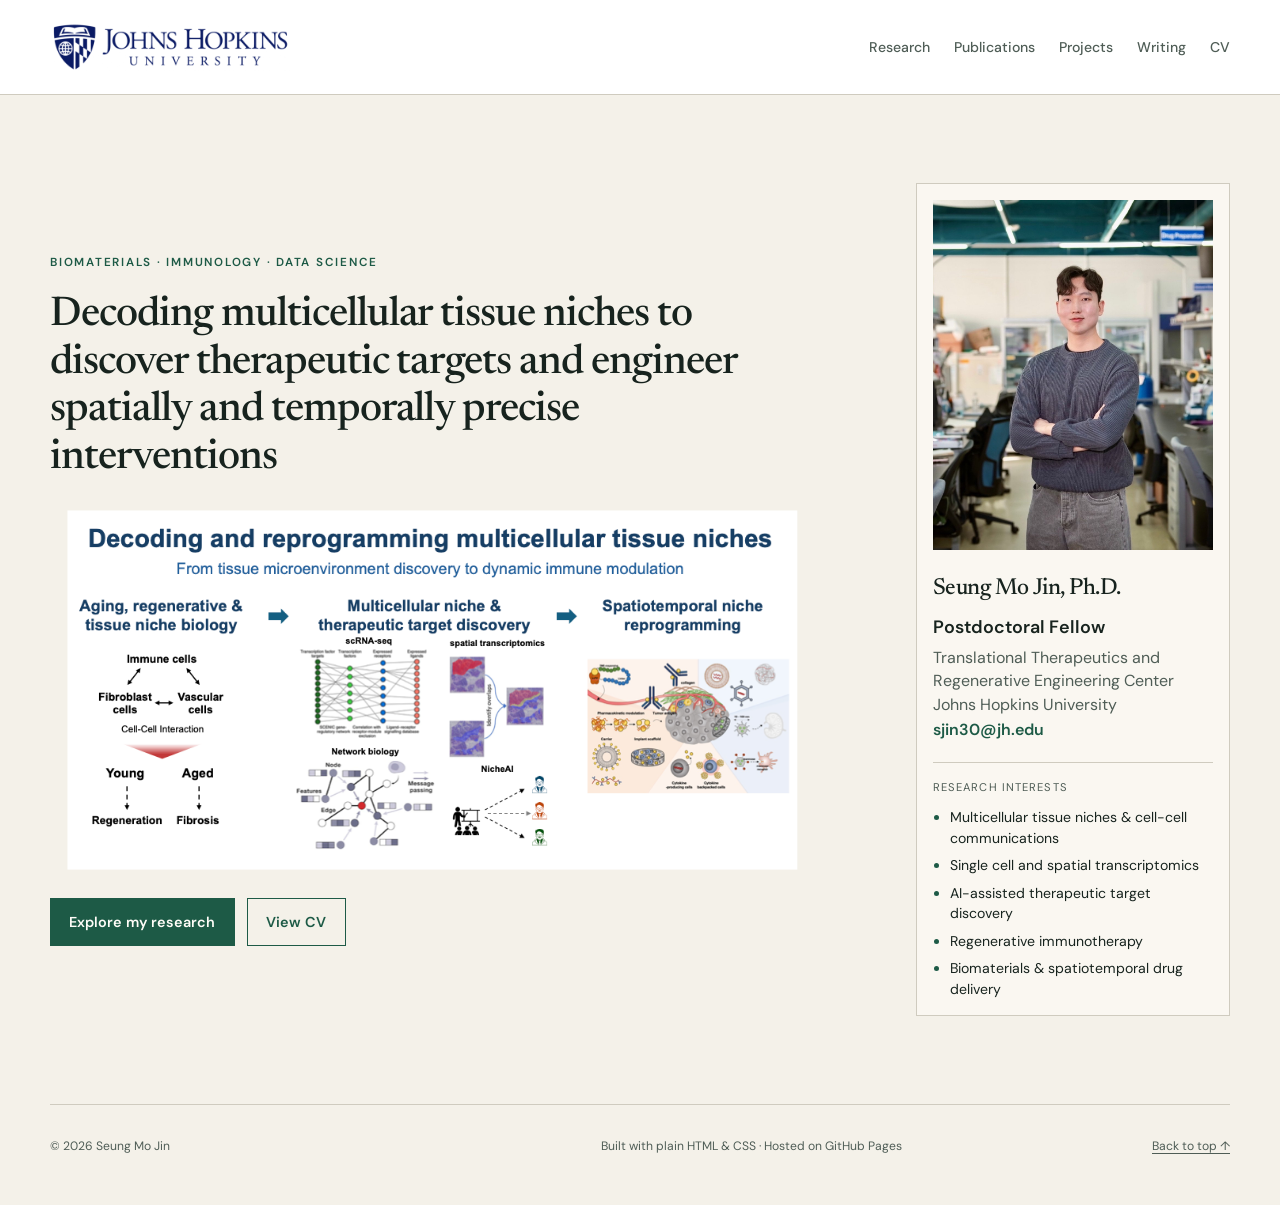
<file: index.html>
<!doctype html>
<html lang="en">
  <head>
    <meta charset="utf-8" />
    <meta name="viewport" content="width=device-width, initial-scale=1" />
    <meta
      name="description"
      content="Personal academic website of Seung Mo Jin — regenerative niche biology, immunomodulatory biomaterials, multi-omics, and AI-enabled therapeutic discovery."
    />
    <meta name="theme-color" content="#f4f1e9" />
    <title>Seung Mo Jin, PhD — Regenerative Immunology & Biomaterials</title>
    <link rel="icon" href="assets/favicon.svg" type="image/svg+xml" />
    <link rel="stylesheet" href="styles.css" />
  </head>
  <body>
    <a class="skip-link" href="#main-content">Skip to content</a>

    <header class="site-header">
      <div class="site-header-inner">
        <a class="site-logo" href="#top" aria-label="Home">
          <img
            src="assets/johns-hopkins-university-logo-600x124.png"
            alt="Johns Hopkins University"
            width="600"
            height="124"
          />
        </a>
        <nav aria-label="Primary navigation">
          <a href="research.html">Research</a>
          <a href="publications.html">Publications</a>
          <a href="projects.html">Projects</a>
          <a href="writing.html">Writing</a>
          <a href="cv.html">CV</a>
        </nav>
      </div>
    </header>

    <main id="main-content">
      <section class="hero" id="top">
        <div class="hero-copy">
          <p class="eyebrow">Biomaterials · Immunology · Data Science</p>
          <h1>Decoding multicellular tissue niches to discover therapeutic targets and engineer spatially and temporally precise interventions</h1>
          <img
            class="hero-illustration"
            src="assets/research-focus-overview-light.png"
            alt="Research overview: decoding and reprogramming multicellular tissue niches"
          />
          <div class="hero-actions">
            <a class="button button-primary" href="research.html">Explore my research</a>
            <a class="button button-secondary" href="cv.html">View CV</a>
          </div>
        </div>

        <aside class="profile-card" aria-label="Current position and research interests">
          <img
            class="portrait-placeholder"
            src="assets/seung-mo-jin.jpeg"
            alt="Seung Mo Jin in a biomedical research laboratory"
          />
          <div>
            <p class="profile-name">Seung Mo Jin, Ph.D.</p>
            <p class="profile-role">Postdoctoral Fellow</p>
            <p class="profile-affiliation">
              <span>Translational Therapeutics and Regenerative Engineering Center</span>
              <span>Johns Hopkins University</span>
              <a class="profile-email" href="mailto:sjin30@jh.edu">sjin30@jh.edu</a>
            </p>
          </div>
          <dl class="quick-facts">
            <div>
              <dt>Research Interests</dt>
              <dd>
                <ul>
                  <li>Multicellular tissue niches &amp; cell-cell communications</li>
                  <li>Single cell and spatial transcriptomics</li>
                  <li>AI-assisted therapeutic target discovery</li>
                  <li>Regenerative immunotherapy</li>
                  <li>Biomaterials &amp; spatiotemporal drug delivery</li>
                </ul>
              </dd>
            </div>
          </dl>
        </aside>
      </section>

    </main>

    <footer>
      <p>© 2026 Seung Mo Jin</p>
      <p>Built with plain HTML & CSS · Hosted on GitHub Pages</p>
      <a href="#top">Back to top ↑</a>
    </footer>
  </body>
</html>
</file>
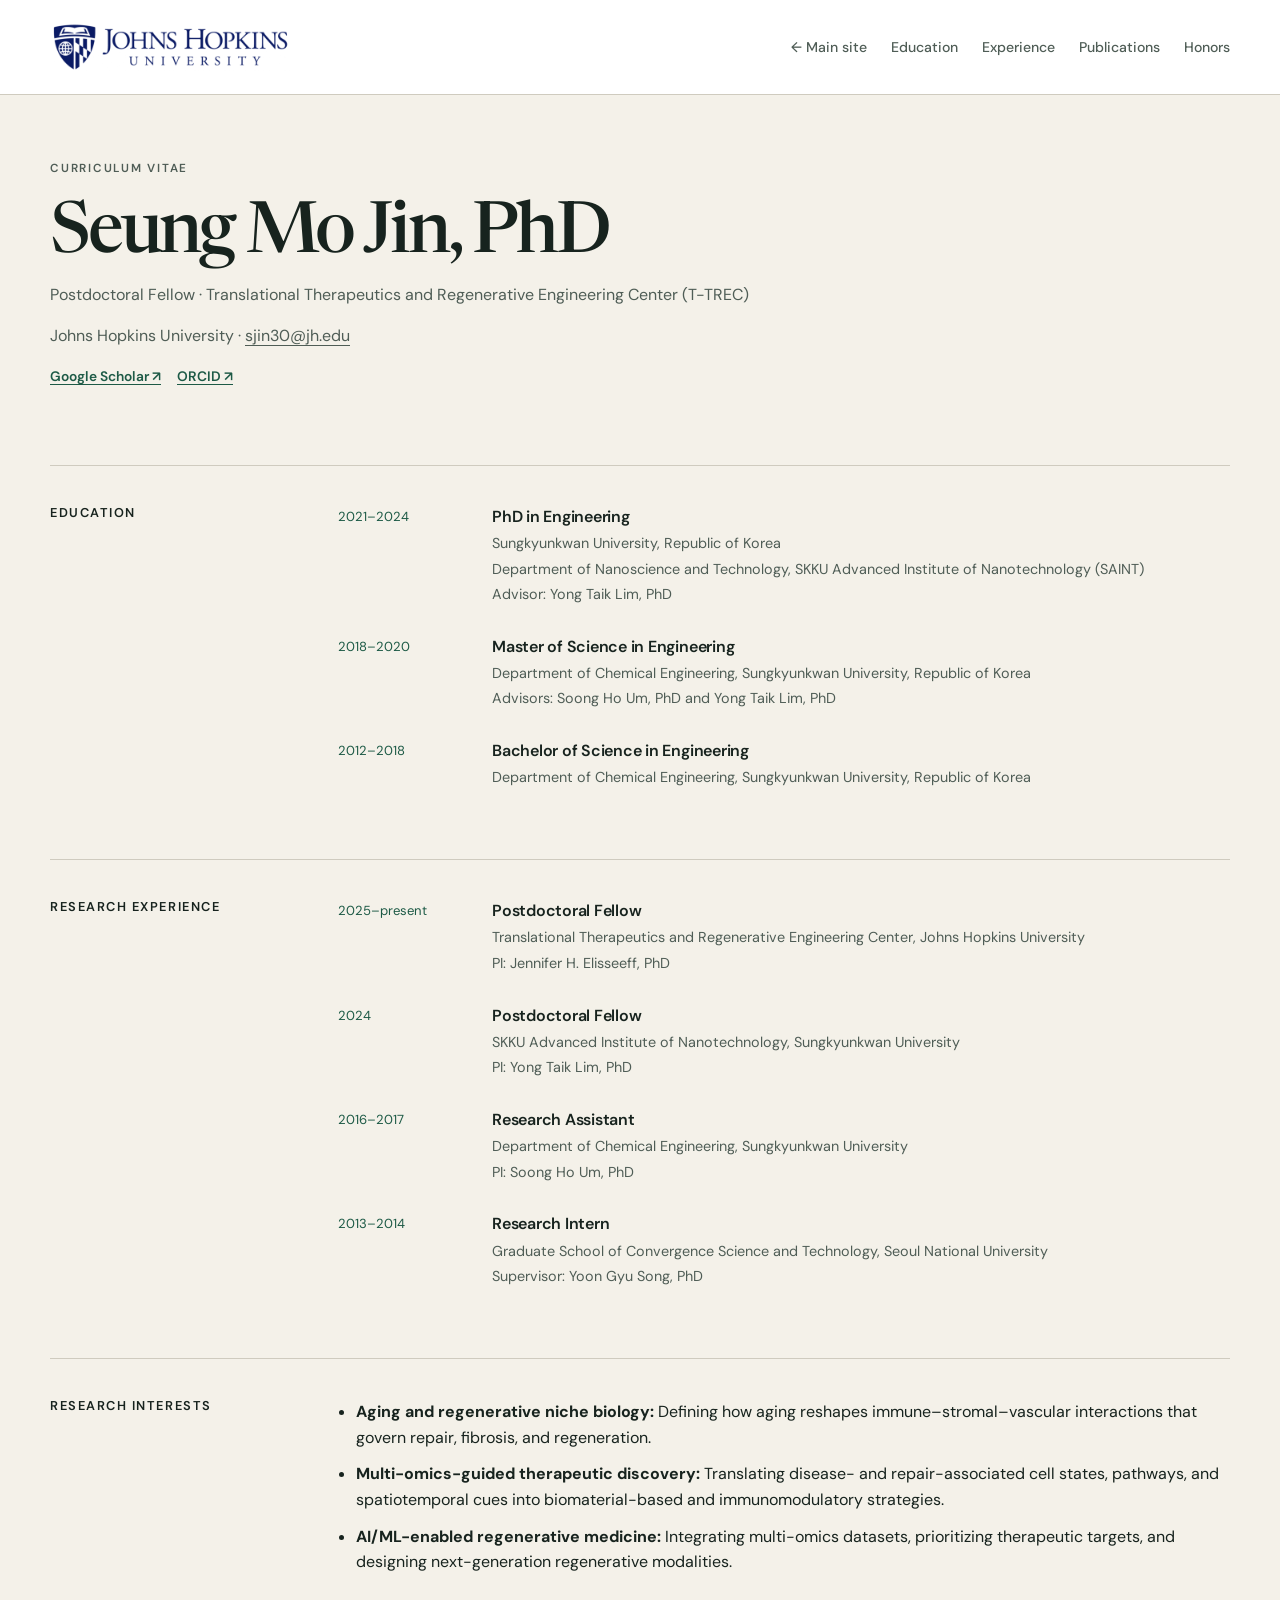
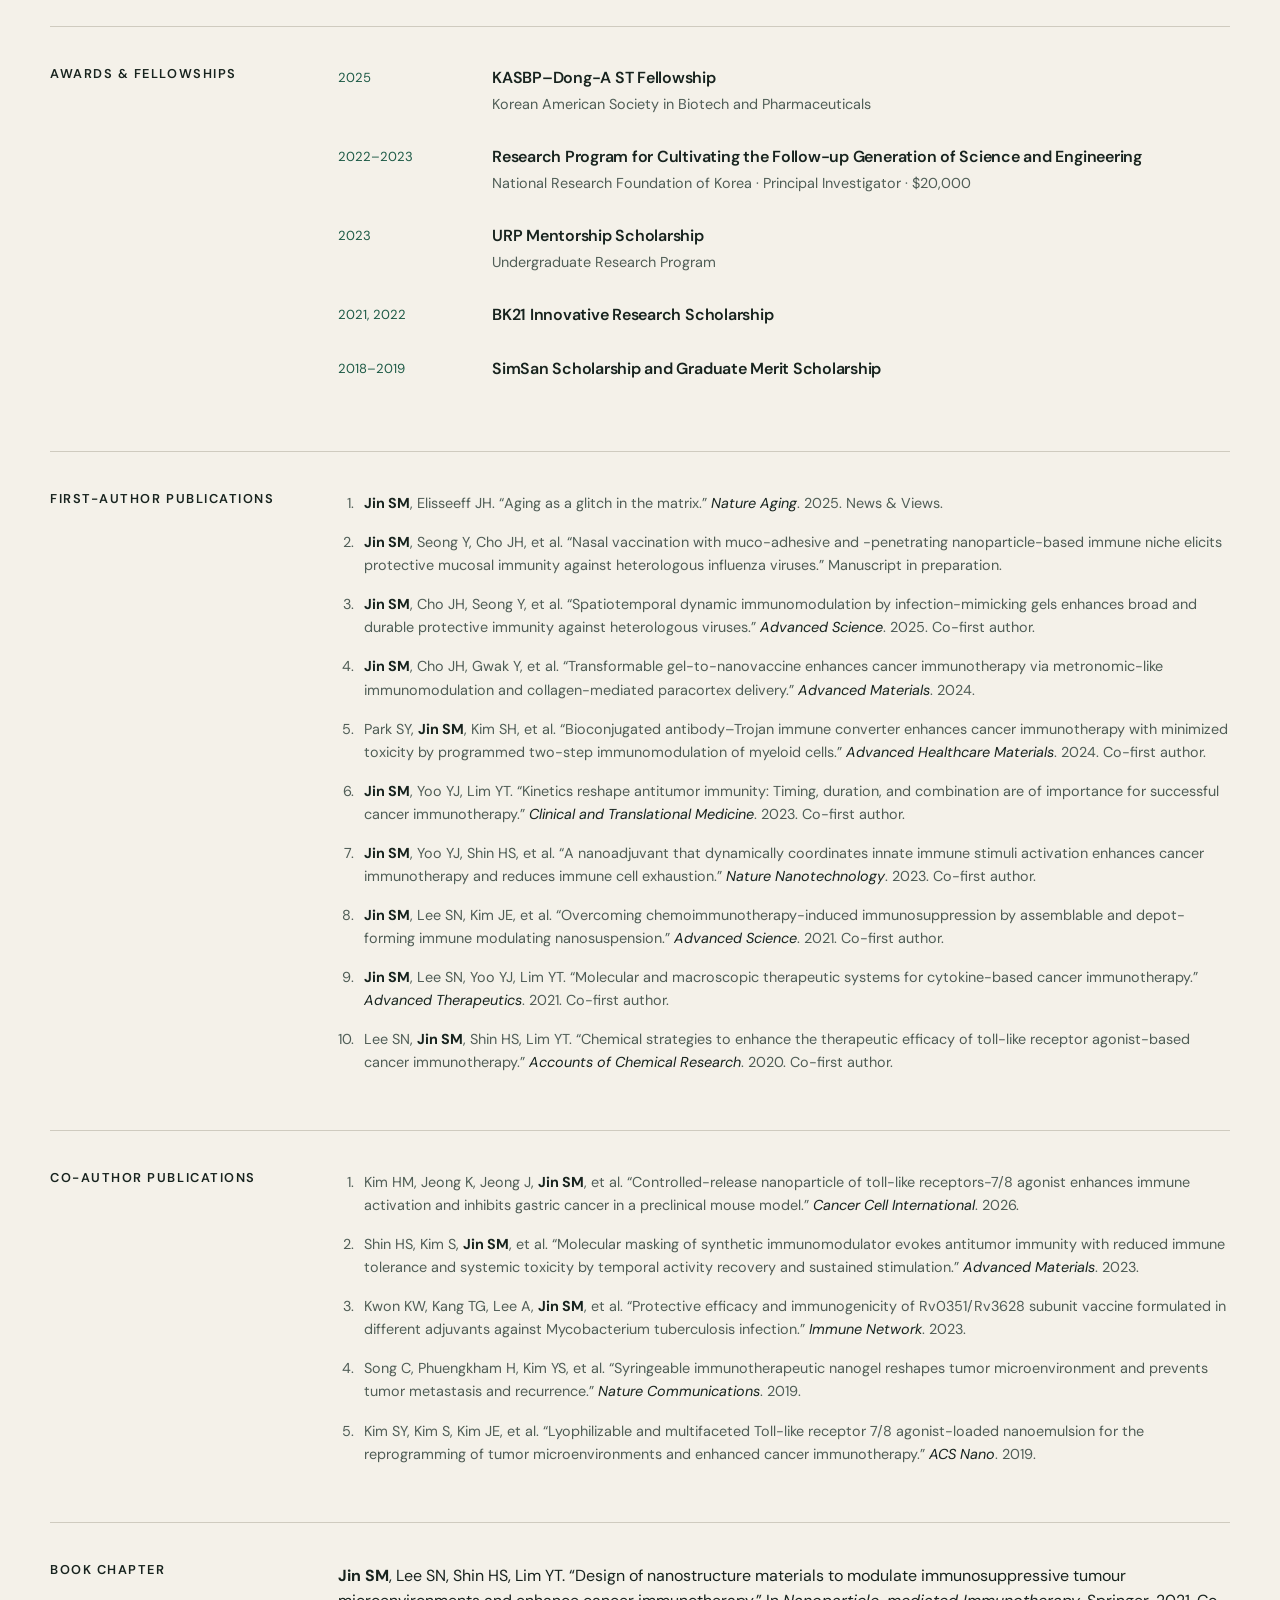
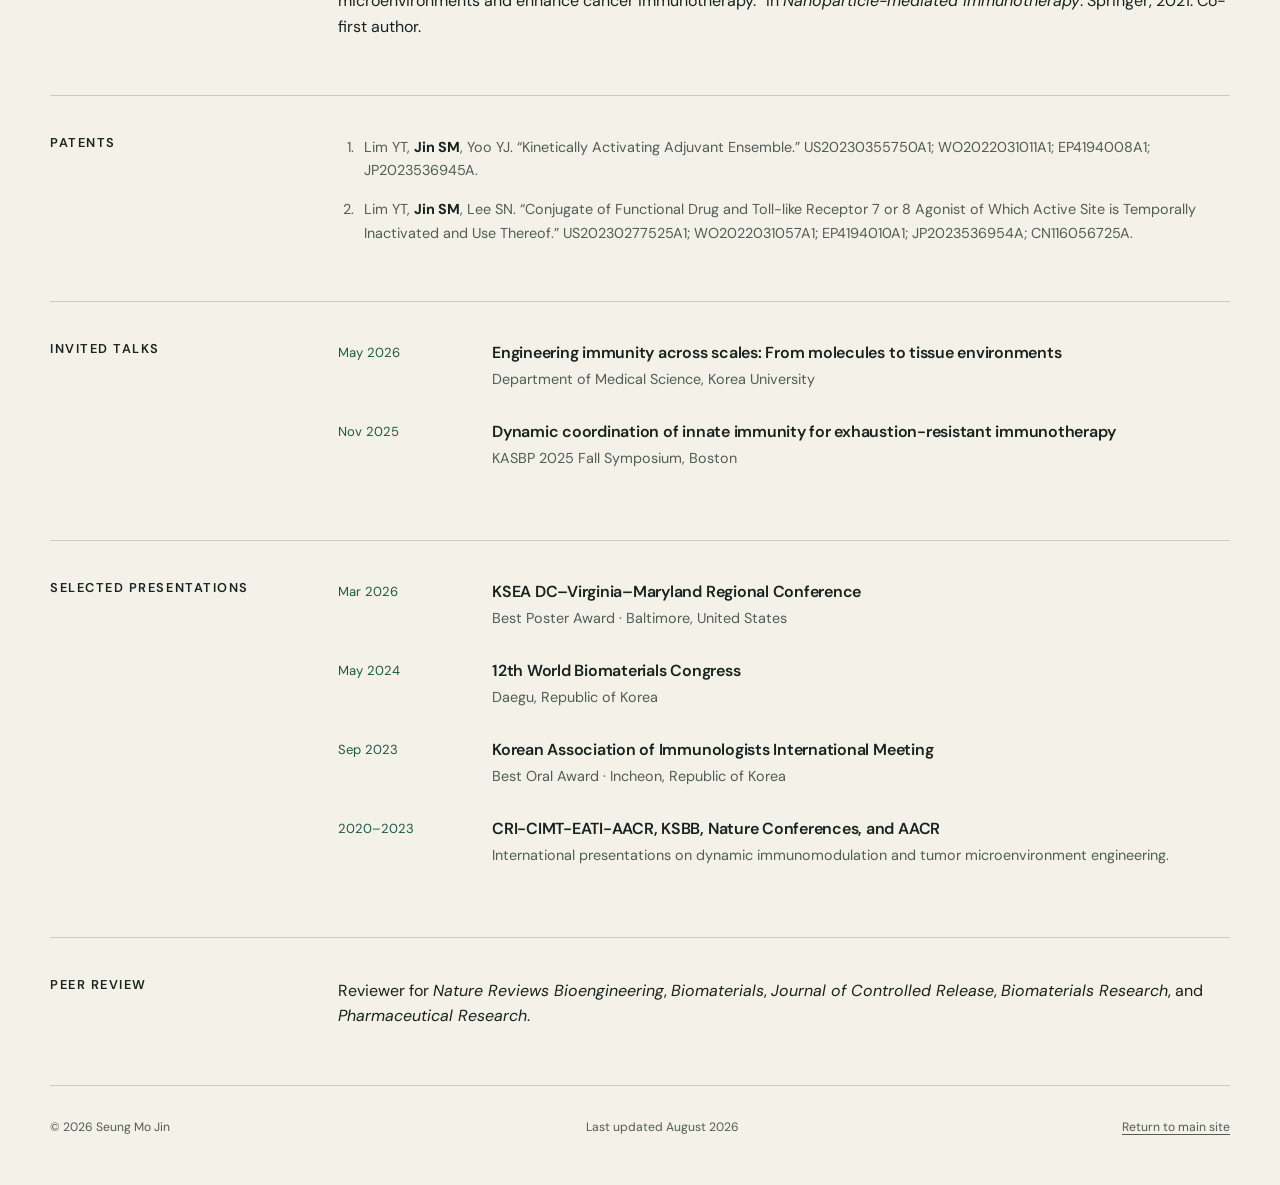
<file: cv.html>
<!doctype html>
<html lang="en">
  <head>
    <meta charset="utf-8" />
    <meta name="viewport" content="width=device-width, initial-scale=1" />
    <meta name="description" content="Curriculum vitae of Seung Mo Jin, PhD." />
    <title>CV — Seung Mo Jin, PhD</title>
    <link rel="icon" href="assets/favicon.svg" type="image/svg+xml" />
    <link rel="stylesheet" href="styles.css" />
  </head>
  <body class="cv-page">
    <a class="skip-link" href="#main-content">Skip to content</a>
    <header class="site-header">
      <div class="site-header-inner">
        <a class="site-logo" href="index.html" aria-label="Home">
          <img
            src="assets/johns-hopkins-university-logo-600x124.png"
            alt="Johns Hopkins University"
            width="600"
            height="124"
          />
        </a>
        <nav aria-label="CV navigation">
          <a href="index.html">← Main site</a>
          <a href="#education">Education</a>
          <a href="#experience">Experience</a>
          <a href="#publications">Publications</a>
          <a href="#honors">Honors</a>
        </nav>
      </div>
    </header>

    <main id="main-content">
      <section class="cv-header">
        <div>
          <p class="eyebrow">Curriculum Vitae</p>
          <h1>Seung Mo Jin, PhD</h1>
          <p>Postdoctoral Fellow · Translational Therapeutics and Regenerative Engineering Center (T-TREC)</p>
          <p>Johns Hopkins University · <a href="mailto:sjin30@jh.edu">sjin30@jh.edu</a></p>
          <p class="cv-profile-links">
            <a href="https://scholar.google.com/citations?user=U99hNV4AAAAJ" target="_blank" rel="noopener noreferrer">Google Scholar ↗</a>
            <a href="https://orcid.org/0000-0002-7379-4580" target="_blank" rel="noopener noreferrer">ORCID ↗</a>
          </p>
        </div>
      </section>

      <section class="cv-section" id="education">
        <h2>Education</h2>
        <div>
          <article class="cv-entry">
            <time>2021–2024</time>
            <div>
              <h3>PhD in Engineering</h3>
              <p>Sungkyunkwan University, Republic of Korea</p>
              <p>Department of Nanoscience and Technology, SKKU Advanced Institute of Nanotechnology (SAINT)</p>
              <p>Advisor: Yong Taik Lim, PhD</p>
            </div>
          </article>
          <article class="cv-entry">
            <time>2018–2020</time>
            <div>
              <h3>Master of Science in Engineering</h3>
              <p>Department of Chemical Engineering, Sungkyunkwan University, Republic of Korea</p>
              <p>Advisors: Soong Ho Um, PhD and Yong Taik Lim, PhD</p>
            </div>
          </article>
          <article class="cv-entry">
            <time>2012–2018</time>
            <div>
              <h3>Bachelor of Science in Engineering</h3>
              <p>Department of Chemical Engineering, Sungkyunkwan University, Republic of Korea</p>
            </div>
          </article>
        </div>
      </section>

      <section class="cv-section" id="experience">
        <h2>Research Experience</h2>
        <div>
          <article class="cv-entry">
            <time>2025–present</time>
            <div>
              <h3>Postdoctoral Fellow</h3>
              <p>Translational Therapeutics and Regenerative Engineering Center, Johns Hopkins University</p>
              <p>PI: Jennifer H. Elisseeff, PhD</p>
            </div>
          </article>
          <article class="cv-entry">
            <time>2024</time>
            <div>
              <h3>Postdoctoral Fellow</h3>
              <p>SKKU Advanced Institute of Nanotechnology, Sungkyunkwan University</p>
              <p>PI: Yong Taik Lim, PhD</p>
            </div>
          </article>
          <article class="cv-entry">
            <time>2016–2017</time>
            <div>
              <h3>Research Assistant</h3>
              <p>Department of Chemical Engineering, Sungkyunkwan University</p>
              <p>PI: Soong Ho Um, PhD</p>
            </div>
          </article>
          <article class="cv-entry">
            <time>2013–2014</time>
            <div>
              <h3>Research Intern</h3>
              <p>Graduate School of Convergence Science and Technology, Seoul National University</p>
              <p>Supervisor: Yoon Gyu Song, PhD</p>
            </div>
          </article>
        </div>
      </section>

      <section class="cv-section">
        <h2>Research Interests</h2>
        <ul class="simple-list">
          <li><strong>Aging and regenerative niche biology:</strong> Defining how aging reshapes immune–stromal–vascular interactions that govern repair, fibrosis, and regeneration.</li>
          <li><strong>Multi-omics-guided therapeutic discovery:</strong> Translating disease- and repair-associated cell states, pathways, and spatiotemporal cues into biomaterial-based and immunomodulatory strategies.</li>
          <li><strong>AI/ML-enabled regenerative medicine:</strong> Integrating multi-omics datasets, prioritizing therapeutic targets, and designing next-generation regenerative modalities.</li>
        </ul>
      </section>

      <section class="cv-section" id="honors">
        <h2>Awards & Fellowships</h2>
        <div>
          <article class="cv-entry"><time>2025</time><div><h3>KASBP–Dong-A ST Fellowship</h3><p>Korean American Society in Biotech and Pharmaceuticals</p></div></article>
          <article class="cv-entry"><time>2022–2023</time><div><h3>Research Program for Cultivating the Follow-up Generation of Science and Engineering</h3><p>National Research Foundation of Korea · Principal Investigator · $20,000</p></div></article>
          <article class="cv-entry"><time>2023</time><div><h3>URP Mentorship Scholarship</h3><p>Undergraduate Research Program</p></div></article>
          <article class="cv-entry"><time>2021, 2022</time><div><h3>BK21 Innovative Research Scholarship</h3></div></article>
          <article class="cv-entry"><time>2018–2019</time><div><h3>SimSan Scholarship and Graduate Merit Scholarship</h3></div></article>
        </div>
      </section>

      <section class="cv-section" id="publications">
        <h2>First-author Publications</h2>
        <ol class="cv-publications">
          <li><strong>Jin SM</strong>, Elisseeff JH. “Aging as a glitch in the matrix.” <em>Nature Aging</em>. 2025. News & Views.</li>
          <li><strong>Jin SM</strong>, Seong Y, Cho JH, et al. “Nasal vaccination with muco-adhesive and -penetrating nanoparticle-based immune niche elicits protective mucosal immunity against heterologous influenza viruses.” Manuscript in preparation.</li>
          <li><strong>Jin SM</strong>, Cho JH, Seong Y, et al. “Spatiotemporal dynamic immunomodulation by infection-mimicking gels enhances broad and durable protective immunity against heterologous viruses.” <em>Advanced Science</em>. 2025. Co-first author.</li>
          <li><strong>Jin SM</strong>, Cho JH, Gwak Y, et al. “Transformable gel-to-nanovaccine enhances cancer immunotherapy via metronomic-like immunomodulation and collagen-mediated paracortex delivery.” <em>Advanced Materials</em>. 2024.</li>
          <li>Park SY, <strong>Jin SM</strong>, Kim SH, et al. “Bioconjugated antibody–Trojan immune converter enhances cancer immunotherapy with minimized toxicity by programmed two-step immunomodulation of myeloid cells.” <em>Advanced Healthcare Materials</em>. 2024. Co-first author.</li>
          <li><strong>Jin SM</strong>, Yoo YJ, Lim YT. “Kinetics reshape antitumor immunity: Timing, duration, and combination are of importance for successful cancer immunotherapy.” <em>Clinical and Translational Medicine</em>. 2023. Co-first author.</li>
          <li><strong>Jin SM</strong>, Yoo YJ, Shin HS, et al. “A nanoadjuvant that dynamically coordinates innate immune stimuli activation enhances cancer immunotherapy and reduces immune cell exhaustion.” <em>Nature Nanotechnology</em>. 2023. Co-first author.</li>
          <li><strong>Jin SM</strong>, Lee SN, Kim JE, et al. “Overcoming chemoimmunotherapy-induced immunosuppression by assemblable and depot-forming immune modulating nanosuspension.” <em>Advanced Science</em>. 2021. Co-first author.</li>
          <li><strong>Jin SM</strong>, Lee SN, Yoo YJ, Lim YT. “Molecular and macroscopic therapeutic systems for cytokine-based cancer immunotherapy.” <em>Advanced Therapeutics</em>. 2021. Co-first author.</li>
          <li>Lee SN, <strong>Jin SM</strong>, Shin HS, Lim YT. “Chemical strategies to enhance the therapeutic efficacy of toll-like receptor agonist-based cancer immunotherapy.” <em>Accounts of Chemical Research</em>. 2020. Co-first author.</li>
        </ol>
      </section>

      <section class="cv-section">
        <h2>Co-author Publications</h2>
        <ol class="cv-publications">
          <li>Kim HM, Jeong K, Jeong J, <strong>Jin SM</strong>, et al. “Controlled-release nanoparticle of toll-like receptors-7/8 agonist enhances immune activation and inhibits gastric cancer in a preclinical mouse model.” <em>Cancer Cell International</em>. 2026.</li>
          <li>Shin HS, Kim S, <strong>Jin SM</strong>, et al. “Molecular masking of synthetic immunomodulator evokes antitumor immunity with reduced immune tolerance and systemic toxicity by temporal activity recovery and sustained stimulation.” <em>Advanced Materials</em>. 2023.</li>
          <li>Kwon KW, Kang TG, Lee A, <strong>Jin SM</strong>, et al. “Protective efficacy and immunogenicity of Rv0351/Rv3628 subunit vaccine formulated in different adjuvants against Mycobacterium tuberculosis infection.” <em>Immune Network</em>. 2023.</li>
          <li>Song C, Phuengkham H, Kim YS, et al. “Syringeable immunotherapeutic nanogel reshapes tumor microenvironment and prevents tumor metastasis and recurrence.” <em>Nature Communications</em>. 2019.</li>
          <li>Kim SY, Kim S, Kim JE, et al. “Lyophilizable and multifaceted Toll-like receptor 7/8 agonist-loaded nanoemulsion for the reprogramming of tumor microenvironments and enhanced cancer immunotherapy.” <em>ACS Nano</em>. 2019.</li>
        </ol>
      </section>

      <section class="cv-section">
        <h2>Book Chapter</h2>
        <p><strong>Jin SM</strong>, Lee SN, Shin HS, Lim YT. “Design of nanostructure materials to modulate immunosuppressive tumour microenvironments and enhance cancer immunotherapy.” In <em>Nanoparticle-mediated Immunotherapy</em>. Springer, 2021. Co-first author.</p>
      </section>

      <section class="cv-section">
        <h2>Patents</h2>
        <ol class="cv-publications">
          <li>Lim YT, <strong>Jin SM</strong>, Yoo YJ. “Kinetically Activating Adjuvant Ensemble.” US20230355750A1; WO2022031011A1; EP4194008A1; JP2023536945A.</li>
          <li>Lim YT, <strong>Jin SM</strong>, Lee SN. “Conjugate of Functional Drug and Toll-like Receptor 7 or 8 Agonist of Which Active Site is Temporally Inactivated and Use Thereof.” US20230277525A1; WO2022031057A1; EP4194010A1; JP2023536954A; CN116056725A.</li>
        </ol>
      </section>

      <section class="cv-section">
        <h2>Invited Talks</h2>
        <div>
          <article class="cv-entry"><time>May 2026</time><div><h3>Engineering immunity across scales: From molecules to tissue environments</h3><p>Department of Medical Science, Korea University</p></div></article>
          <article class="cv-entry"><time>Nov 2025</time><div><h3>Dynamic coordination of innate immunity for exhaustion-resistant immunotherapy</h3><p>KASBP 2025 Fall Symposium, Boston</p></div></article>
        </div>
      </section>

      <section class="cv-section">
        <h2>Selected Presentations</h2>
        <div>
          <article class="cv-entry"><time>Mar 2026</time><div><h3>KSEA DC–Virginia–Maryland Regional Conference</h3><p>Best Poster Award · Baltimore, United States</p></div></article>
          <article class="cv-entry"><time>May 2024</time><div><h3>12th World Biomaterials Congress</h3><p>Daegu, Republic of Korea</p></div></article>
          <article class="cv-entry"><time>Sep 2023</time><div><h3>Korean Association of Immunologists International Meeting</h3><p>Best Oral Award · Incheon, Republic of Korea</p></div></article>
          <article class="cv-entry"><time>2020–2023</time><div><h3>CRI-CIMT-EATI-AACR, KSBB, Nature Conferences, and AACR</h3><p>International presentations on dynamic immunomodulation and tumor microenvironment engineering.</p></div></article>
        </div>
      </section>

      <section class="cv-section">
        <h2>Peer Review</h2>
        <p>Reviewer for <em>Nature Reviews Bioengineering</em>, <em>Biomaterials</em>, <em>Journal of Controlled Release</em>, <em>Biomaterials Research</em>, and <em>Pharmaceutical Research</em>.</p>
      </section>
    </main>

    <footer>
      <p>© 2026 Seung Mo Jin</p>
      <p>Last updated August 2026</p>
      <a href="index.html">Return to main site</a>
    </footer>
  </body>
</html>
</file>
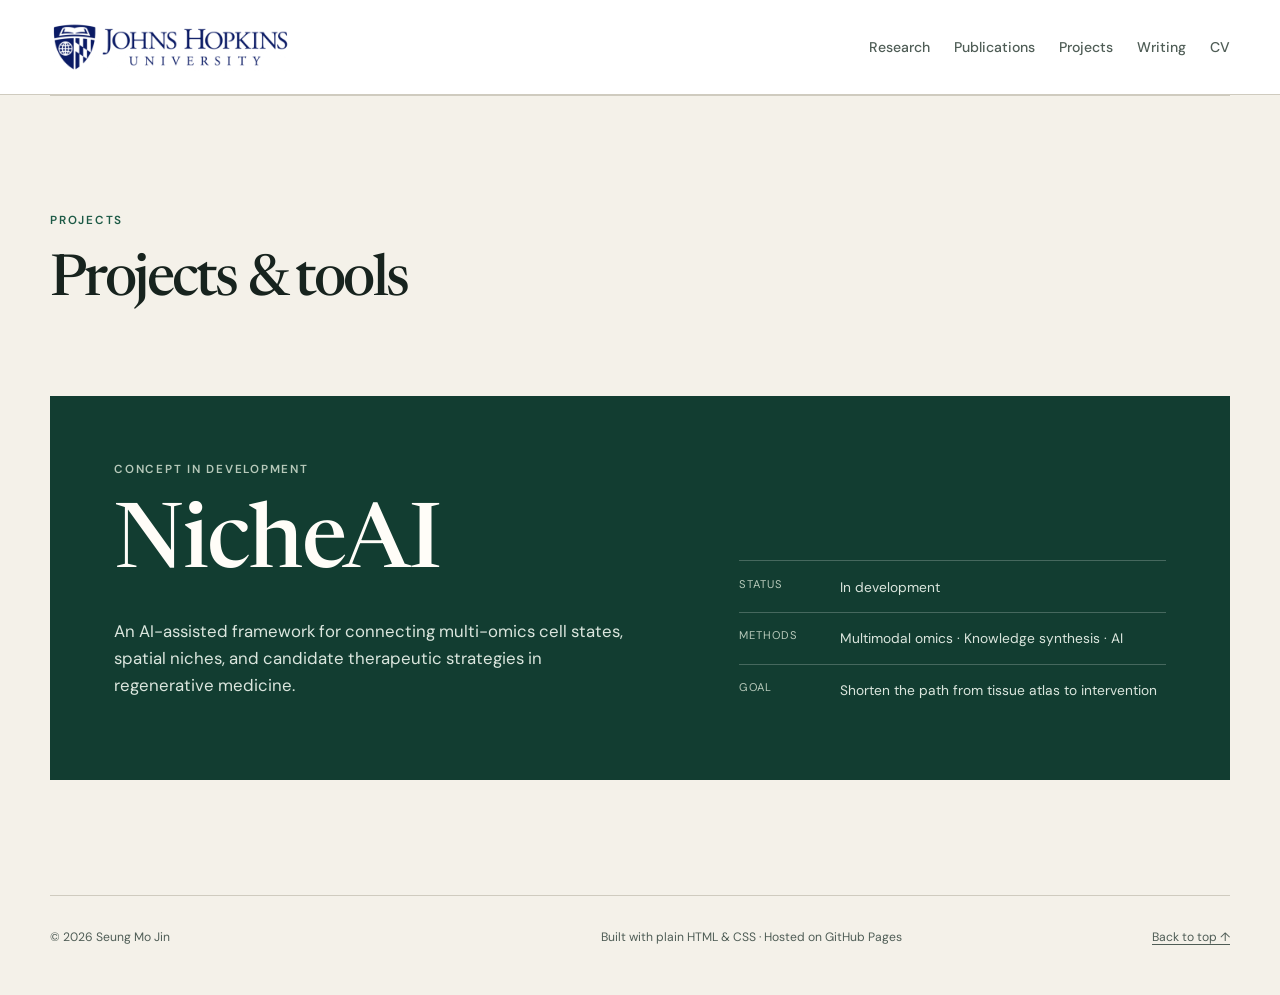
<file: projects.html>
<!doctype html>
<html lang="en">
  <head>
    <meta charset="utf-8" />
    <meta name="viewport" content="width=device-width, initial-scale=1" />
    <meta name="description" content="Projects and tools by Seung Mo Jin, PhD." />
    <meta name="theme-color" content="#f4f1e9" />
    <title>Projects — Seung Mo Jin, PhD</title>
    <link rel="icon" href="assets/favicon.svg" type="image/svg+xml" />
    <link rel="stylesheet" href="styles.css" />
  </head>
  <body class="section-page">
    <a class="skip-link" href="#main-content">Skip to content</a>
    <header class="site-header"><div class="site-header-inner"><a class="site-logo" href="index.html" aria-label="Home"><img src="assets/johns-hopkins-university-logo-600x124.png" alt="Johns Hopkins University" width="600" height="124" /></a><nav aria-label="Primary navigation"><a href="research.html">Research</a><a href="publications.html">Publications</a><a href="projects.html">Projects</a><a href="writing.html">Writing</a><a href="cv.html">CV</a></nav></div></header>
    <main id="main-content">
      <section class="section-rule page-section" aria-labelledby="projects-heading">
        <div class="section-heading"><div><p class="section-index">Projects</p><h1 id="projects-heading">Projects &amp; tools</h1></div></div>
        <article class="featured-project">
          <div><p class="project-label">Concept in development</p><h3>NicheAI</h3><p class="project-lede">An AI-assisted framework for connecting multi-omics cell states, spatial niches, and candidate therapeutic strategies in regenerative medicine.</p></div>
          <div class="project-meta"><p><span>Status</span> In development</p><p><span>Methods</span> Multimodal omics · Knowledge synthesis · AI</p><p><span>Goal</span> Shorten the path from tissue atlas to intervention</p></div>
        </article>
      </section>
    </main>
    <footer><p>© 2026 Seung Mo Jin</p><p>Built with plain HTML &amp; CSS · Hosted on GitHub Pages</p><a href="#main-content">Back to top ↑</a></footer>
  </body>
</html>
</file>
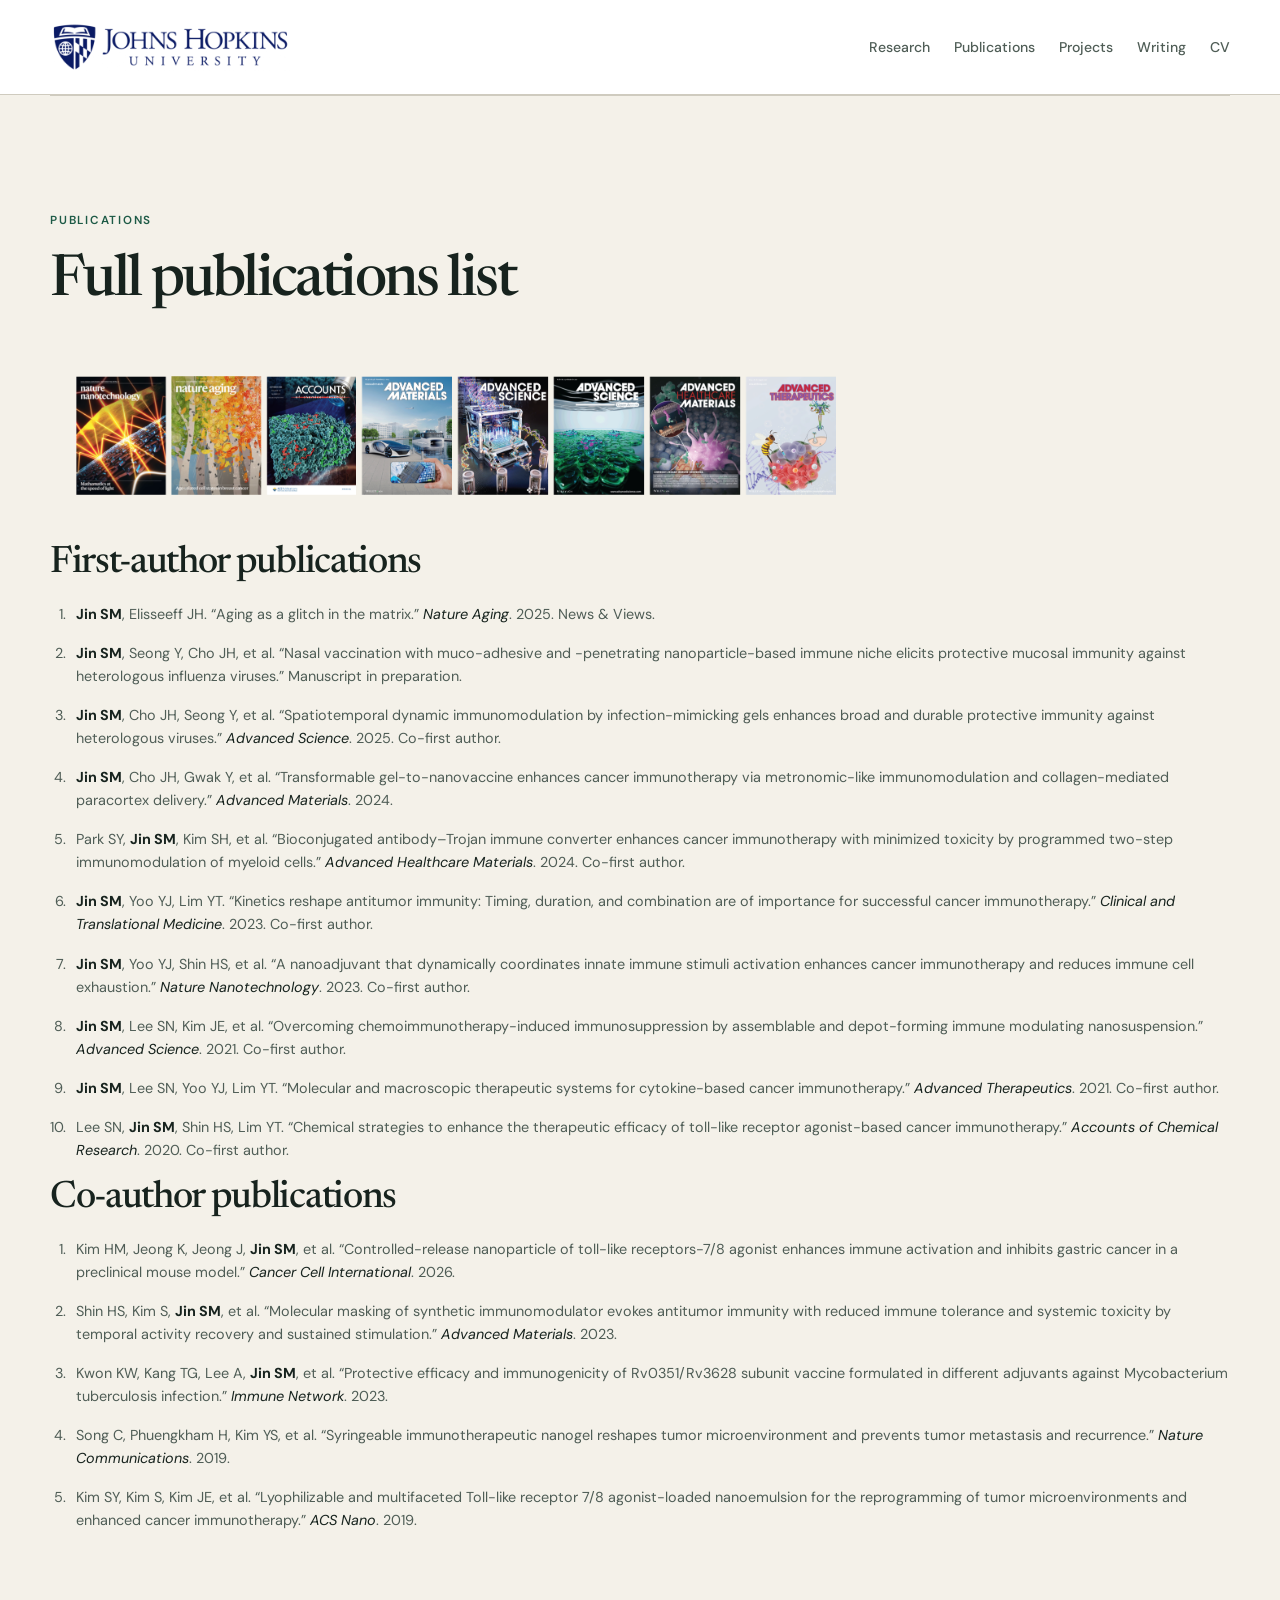
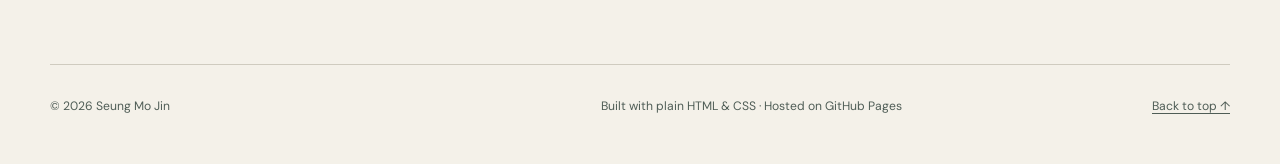
<file: publications.html>
<!doctype html>
<html lang="en">
  <head>
    <meta charset="utf-8" />
    <meta name="viewport" content="width=device-width, initial-scale=1" />
    <meta name="description" content="Publications of Seung Mo Jin, PhD." />
    <meta name="theme-color" content="#f4f1e9" />
    <title>Publications — Seung Mo Jin, PhD</title>
    <link rel="icon" href="assets/favicon.svg" type="image/svg+xml" />
    <link rel="stylesheet" href="styles.css" />
  </head>
  <body class="section-page">
    <a class="skip-link" href="#main-content">Skip to content</a>
    <header class="site-header"><div class="site-header-inner"><a class="site-logo" href="index.html" aria-label="Home"><img src="assets/johns-hopkins-university-logo-600x124.png" alt="Johns Hopkins University" width="600" height="124" /></a><nav aria-label="Primary navigation"><a href="research.html">Research</a><a href="publications.html">Publications</a><a href="projects.html">Projects</a><a href="writing.html">Writing</a><a href="cv.html">CV</a></nav></div></header>
    <main id="main-content">
      <section class="section-rule page-section" aria-labelledby="publications-heading">
        <div class="section-heading"><div><p class="section-index">Publications</p><h1 id="publications-heading">Full publications list</h1></div></div>
        <figure class="publication-covers">
          <img src="assets/publication-covers.png" alt="Covers of selected publications by Seung Mo Jin" width="1867" height="293" />
        </figure>
        <h2 class="publication-group-title">First-author publications</h2>
        <ol class="cv-publications">
          <li><strong>Jin SM</strong>, Elisseeff JH. “Aging as a glitch in the matrix.” <em>Nature Aging</em>. 2025. News &amp; Views.</li>
          <li><strong>Jin SM</strong>, Seong Y, Cho JH, et al. “Nasal vaccination with muco-adhesive and -penetrating nanoparticle-based immune niche elicits protective mucosal immunity against heterologous influenza viruses.” Manuscript in preparation.</li>
          <li><strong>Jin SM</strong>, Cho JH, Seong Y, et al. “Spatiotemporal dynamic immunomodulation by infection-mimicking gels enhances broad and durable protective immunity against heterologous viruses.” <em>Advanced Science</em>. 2025. Co-first author.</li>
          <li><strong>Jin SM</strong>, Cho JH, Gwak Y, et al. “Transformable gel-to-nanovaccine enhances cancer immunotherapy via metronomic-like immunomodulation and collagen-mediated paracortex delivery.” <em>Advanced Materials</em>. 2024.</li>
          <li>Park SY, <strong>Jin SM</strong>, Kim SH, et al. “Bioconjugated antibody–Trojan immune converter enhances cancer immunotherapy with minimized toxicity by programmed two-step immunomodulation of myeloid cells.” <em>Advanced Healthcare Materials</em>. 2024. Co-first author.</li>
          <li><strong>Jin SM</strong>, Yoo YJ, Lim YT. “Kinetics reshape antitumor immunity: Timing, duration, and combination are of importance for successful cancer immunotherapy.” <em>Clinical and Translational Medicine</em>. 2023. Co-first author.</li>
          <li><strong>Jin SM</strong>, Yoo YJ, Shin HS, et al. “A nanoadjuvant that dynamically coordinates innate immune stimuli activation enhances cancer immunotherapy and reduces immune cell exhaustion.” <em>Nature Nanotechnology</em>. 2023. Co-first author.</li>
          <li><strong>Jin SM</strong>, Lee SN, Kim JE, et al. “Overcoming chemoimmunotherapy-induced immunosuppression by assemblable and depot-forming immune modulating nanosuspension.” <em>Advanced Science</em>. 2021. Co-first author.</li>
          <li><strong>Jin SM</strong>, Lee SN, Yoo YJ, Lim YT. “Molecular and macroscopic therapeutic systems for cytokine-based cancer immunotherapy.” <em>Advanced Therapeutics</em>. 2021. Co-first author.</li>
          <li>Lee SN, <strong>Jin SM</strong>, Shin HS, Lim YT. “Chemical strategies to enhance the therapeutic efficacy of toll-like receptor agonist-based cancer immunotherapy.” <em>Accounts of Chemical Research</em>. 2020. Co-first author.</li>
        </ol>
        <h2 class="publication-group-title">Co-author publications</h2>
        <ol class="cv-publications">
          <li>Kim HM, Jeong K, Jeong J, <strong>Jin SM</strong>, et al. “Controlled-release nanoparticle of toll-like receptors-7/8 agonist enhances immune activation and inhibits gastric cancer in a preclinical mouse model.” <em>Cancer Cell International</em>. 2026.</li>
          <li>Shin HS, Kim S, <strong>Jin SM</strong>, et al. “Molecular masking of synthetic immunomodulator evokes antitumor immunity with reduced immune tolerance and systemic toxicity by temporal activity recovery and sustained stimulation.” <em>Advanced Materials</em>. 2023.</li>
          <li>Kwon KW, Kang TG, Lee A, <strong>Jin SM</strong>, et al. “Protective efficacy and immunogenicity of Rv0351/Rv3628 subunit vaccine formulated in different adjuvants against Mycobacterium tuberculosis infection.” <em>Immune Network</em>. 2023.</li>
          <li>Song C, Phuengkham H, Kim YS, et al. “Syringeable immunotherapeutic nanogel reshapes tumor microenvironment and prevents tumor metastasis and recurrence.” <em>Nature Communications</em>. 2019.</li>
          <li>Kim SY, Kim S, Kim JE, et al. “Lyophilizable and multifaceted Toll-like receptor 7/8 agonist-loaded nanoemulsion for the reprogramming of tumor microenvironments and enhanced cancer immunotherapy.” <em>ACS Nano</em>. 2019.</li>
        </ol>
      </section>
    </main>
    <footer><p>© 2026 Seung Mo Jin</p><p>Built with plain HTML &amp; CSS · Hosted on GitHub Pages</p><a href="#main-content">Back to top ↑</a></footer>
  </body>
</html>
</file>
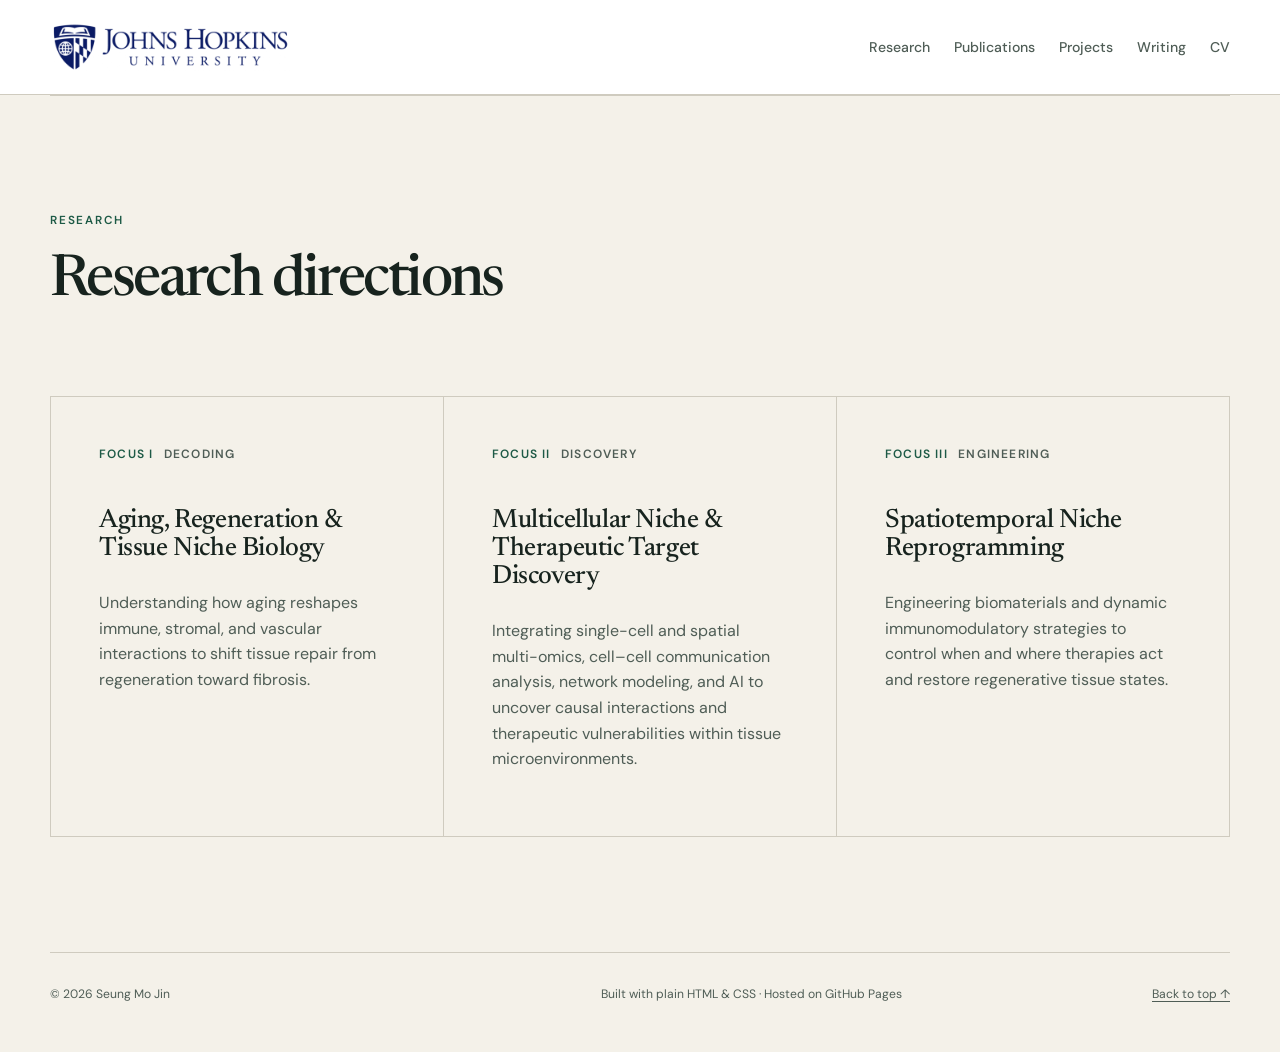
<file: research.html>
<!doctype html>
<html lang="en">
  <head>
    <meta charset="utf-8" />
    <meta name="viewport" content="width=device-width, initial-scale=1" />
    <meta name="description" content="Research directions of Seung Mo Jin, PhD." />
    <meta name="theme-color" content="#f4f1e9" />
    <title>Research — Seung Mo Jin, PhD</title>
    <link rel="icon" href="assets/favicon.svg" type="image/svg+xml" />
    <link rel="stylesheet" href="styles.css" />
  </head>
  <body class="section-page">
    <a class="skip-link" href="#main-content">Skip to content</a>
    <header class="site-header">
      <div class="site-header-inner">
        <a class="site-logo" href="index.html" aria-label="Home"><img src="assets/johns-hopkins-university-logo-600x124.png" alt="Johns Hopkins University" width="600" height="124" /></a>
        <nav aria-label="Primary navigation">
          <a href="research.html">Research</a><a href="publications.html">Publications</a><a href="projects.html">Projects</a><a href="writing.html">Writing</a><a href="cv.html">CV</a>
        </nav>
      </div>
    </header>
    <main id="main-content">
      <section class="section-rule page-section" aria-labelledby="research-heading">
        <div class="section-heading"><div><p class="section-index">Research</p><h1 id="research-heading">Research directions</h1></div></div>
        <div class="research-grid">
          <article class="research-card"><span class="focus-label">Focus I <span>Decoding</span></span><h3>Aging, Regeneration &amp; Tissue Niche Biology</h3><p>Understanding how aging reshapes immune, stromal, and vascular interactions to shift tissue repair from regeneration toward fibrosis.</p></article>
          <article class="research-card"><span class="focus-label">Focus II <span>Discovery</span></span><h3>Multicellular Niche &amp; Therapeutic Target Discovery</h3><p>Integrating single-cell and spatial multi-omics, cell–cell communication analysis, network modeling, and AI to uncover causal interactions and therapeutic vulnerabilities within tissue microenvironments.</p></article>
          <article class="research-card"><span class="focus-label">Focus III <span>Engineering</span></span><h3>Spatiotemporal Niche Reprogramming</h3><p>Engineering biomaterials and dynamic immunomodulatory strategies to control when and where therapies act and restore regenerative tissue states.</p></article>
        </div>
      </section>
    </main>
    <footer><p>© 2026 Seung Mo Jin</p><p>Built with plain HTML &amp; CSS · Hosted on GitHub Pages</p><a href="#main-content">Back to top ↑</a></footer>
  </body>
</html>
</file>
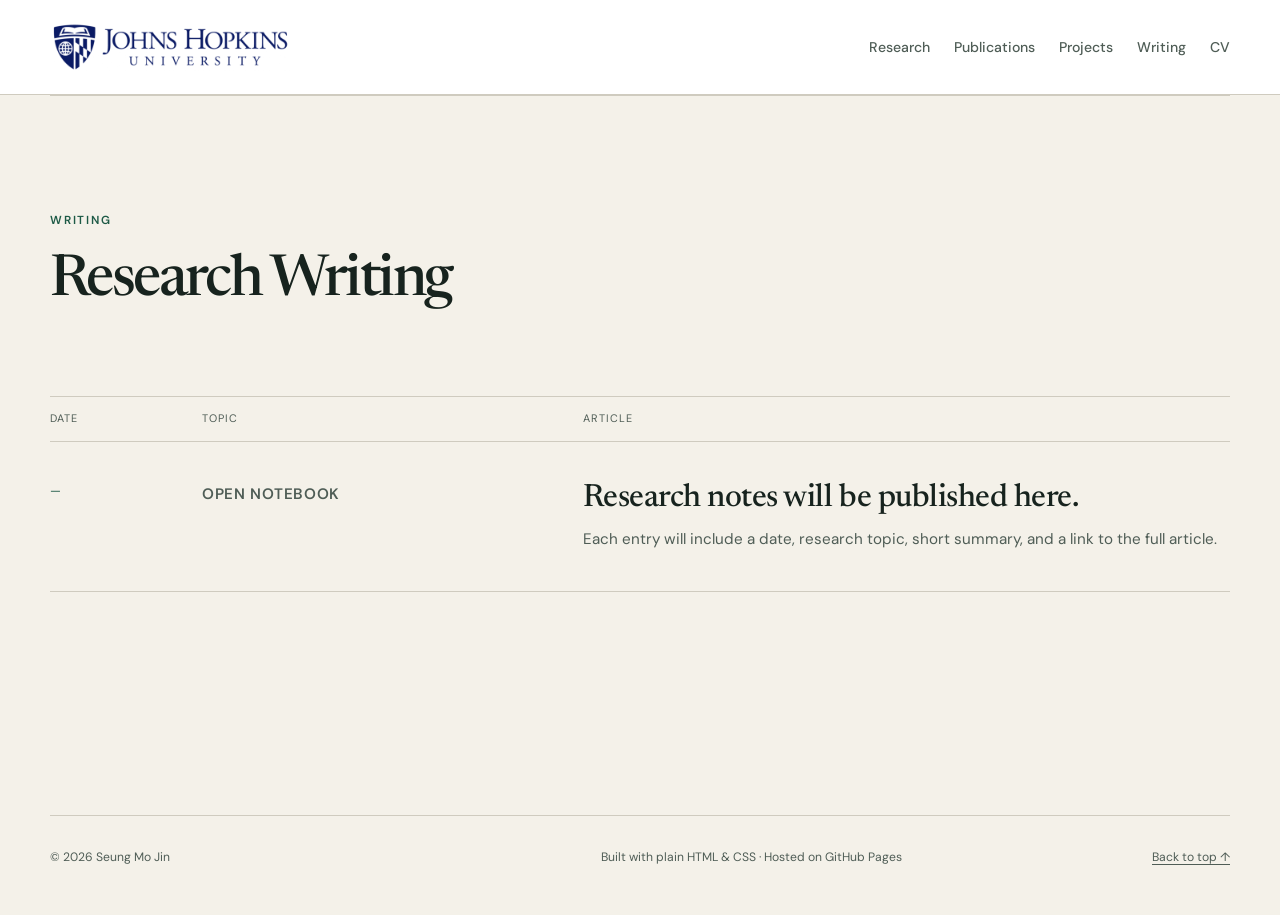
<file: writing.html>
<!doctype html>
<html lang="en">
  <head>
    <meta charset="utf-8" />
    <meta name="viewport" content="width=device-width, initial-scale=1" />
    <meta name="description" content="Research writing by Seung Mo Jin, PhD." />
    <meta name="theme-color" content="#f4f1e9" />
    <title>Writing — Seung Mo Jin, PhD</title>
    <link rel="icon" href="assets/favicon.svg" type="image/svg+xml" />
    <link rel="stylesheet" href="styles.css" />
  </head>
  <body class="section-page">
    <a class="skip-link" href="#main-content">Skip to content</a>
    <header class="site-header"><div class="site-header-inner"><a class="site-logo" href="index.html" aria-label="Home"><img src="assets/johns-hopkins-university-logo-600x124.png" alt="Johns Hopkins University" width="600" height="124" /></a><nav aria-label="Primary navigation"><a href="research.html">Research</a><a href="publications.html">Publications</a><a href="projects.html">Projects</a><a href="writing.html">Writing</a><a href="cv.html">CV</a></nav></div></header>
    <main id="main-content">
      <section class="section-rule page-section" aria-labelledby="writing-heading">
        <div class="section-heading"><div><p class="section-index">Writing</p><h1 id="writing-heading">Research Writing</h1></div></div>
        <div class="writing-board" aria-label="Research writing board">
          <div class="writing-board-header" aria-hidden="true"><span>Date</span><span>Topic</span><span>Article</span></div>
          <div class="writing-empty"><span class="writing-empty-date" aria-hidden="true">—</span><p class="writing-empty-label">Open notebook</p><div><h3>Research notes will be published here.</h3><p>Each entry will include a date, research topic, short summary, and a link to the full article.</p></div></div>
        </div>
      </section>
    </main>
    <footer><p>© 2026 Seung Mo Jin</p><p>Built with plain HTML &amp; CSS · Hosted on GitHub Pages</p><a href="#main-content">Back to top ↑</a></footer>
  </body>
</html>
</file>
<file: styles.css>
@import url("https://fonts.googleapis.com/css2?family=DM+Sans:wght@400;500;600&family=Newsreader:opsz,wght@6..72,400;6..72,500&display=swap");

:root {
  --ink: #17231e;
  --ink-soft: #4f5d56;
  --paper: #f4f1e9;
  --paper-deep: #e9e4d8;
  --green: #1d5a46;
  --green-dark: #123d31;
  --sage: #b7c9ba;
  --line: #cfcbbf;
  --white: #fffdf8;
  --sans: "DM Sans", Arial, sans-serif;
  --serif: "Newsreader", Georgia, serif;
  --max-width: 1180px;
}

* {
  box-sizing: border-box;
}

html {
  scroll-behavior: smooth;
}

body {
  margin: 0;
  color: var(--ink);
  background: var(--paper);
  font-family: var(--sans);
  font-size: 16px;
  line-height: 1.6;
}

a {
  color: inherit;
  text-decoration-thickness: 1px;
  text-underline-offset: 0.22em;
}

a:focus-visible,
button:focus-visible {
  outline: 3px solid #d39f35;
  outline-offset: 4px;
}

.skip-link {
  position: fixed;
  top: 0.75rem;
  left: 0.75rem;
  z-index: 100;
  padding: 0.6rem 0.9rem;
  background: var(--ink);
  color: white;
  transform: translateY(-180%);
}

.skip-link:focus {
  transform: translateY(0);
}

main,
footer {
  width: min(calc(100% - 3rem), var(--max-width));
  margin-inline: auto;
}

.site-header {
  width: 100%;
  background: #fff;
  border-bottom: 1px solid var(--line);
}

.site-header-inner {
  display: flex;
  align-items: center;
  justify-content: space-between;
  width: min(calc(100% - 3rem), var(--max-width));
  min-height: 94px;
  margin-inline: auto;
}

.site-logo {
  display: inline-flex;
  align-items: center;
  text-decoration: none;
}

.site-logo img {
  display: block;
  width: min(15rem, 48vw);
  height: auto;
  aspect-ratio: 150 / 31;
  object-fit: contain;
}

nav {
  display: flex;
  flex-wrap: wrap;
  gap: 0.3rem 1.5rem;
  justify-content: flex-end;
}

nav a {
  color: var(--ink-soft);
  font-size: 0.88rem;
  font-weight: 500;
  text-decoration: none;
}

nav a:hover {
  color: var(--green);
}

.hero {
  display: grid;
  grid-template-columns: minmax(0, 1.7fr) minmax(280px, 0.7fr);
  gap: clamp(3rem, 8vw, 8rem);
  align-items: center;
  min-height: 690px;
  padding: 5.5rem 0;
}

.eyebrow,
.section-index,
.project-label {
  margin: 0 0 1.3rem;
  color: var(--green);
  font-size: 0.73rem;
  font-weight: 600;
  letter-spacing: 0.15em;
  text-transform: uppercase;
}

h1,
h2,
h3,
p {
  margin-top: 0;
}

h1,
h2,
h3 {
  font-family: var(--serif);
  font-weight: 500;
  line-height: 1.06;
}

h1 {
  max-width: 850px;
  margin-bottom: 1.75rem;
  font-size: clamp(3.4rem, 7vw, 6.6rem);
  letter-spacing: -0.045em;
}

.hero-copy h1 {
  font-size: clamp(2rem, 3.2vw, 3.4rem);
  line-height: 1.16;
  letter-spacing: -0.025em;
}

.hero-illustration {
  display: block;
  width: min(100%, 760px);
  height: auto;
  margin: 0 0 1.75rem;
}

h2 {
  margin-bottom: 1.25rem;
  font-size: clamp(2.4rem, 4.5vw, 4.2rem);
  letter-spacing: -0.035em;
}

h3 {
  font-size: 1.65rem;
  letter-spacing: -0.015em;
}

.hero-actions {
  display: flex;
  flex-wrap: wrap;
  gap: 0.75rem;
}

.button {
  display: inline-flex;
  align-items: center;
  justify-content: center;
  min-height: 48px;
  padding: 0.7rem 1.15rem;
  border: 1px solid var(--green);
  font-size: 0.9rem;
  font-weight: 600;
  text-decoration: none;
  transition: background 160ms ease, color 160ms ease;
}

.button-primary {
  color: var(--white);
  background: var(--green);
}

.button-primary:hover {
  background: var(--green-dark);
}

.button-secondary {
  color: var(--green);
}

.button-secondary:hover {
  color: var(--white);
  background: var(--green);
}

.profile-card {
  padding: 1rem;
  border: 1px solid var(--line);
  background: rgba(255, 253, 248, 0.48);
}

.portrait-placeholder {
  display: block;
  width: 100%;
  aspect-ratio: 4 / 5;
  margin-bottom: 1.25rem;
  object-fit: cover;
  object-position: center 42%;
}

.profile-role {
  margin-bottom: 0.25rem;
  font-size: 1.12rem;
  font-weight: 600;
}

.profile-name {
  margin-bottom: 0.35rem;
  font-family: var(--serif);
  font-size: 1.45rem;
  font-weight: 500;
  letter-spacing: -0.02em;
}

.profile-affiliation {
  display: grid;
  gap: 0.08rem;
  margin-bottom: 0;
  color: var(--ink-soft);
  font-size: 1rem;
  line-height: 1.45;
}

.profile-affiliation strong {
  color: var(--ink);
  font-weight: 600;
}

.profile-email {
  width: fit-content;
  color: var(--green);
  font-weight: 600;
  text-decoration: none;
}

.profile-email:hover {
  text-decoration: underline;
}

.page-section {
  min-height: calc(100vh - 180px);
}

.section-page h1 {
  font-size: clamp(3rem, 5vw, 4.8rem);
}

#research-heading,
#publications-heading,
#projects-heading,
#writing-heading {
  font-size: clamp(2.7rem, 4.5vw, 4.5rem);
}

.quick-facts {
  margin: 1.3rem 0 0;
  padding-top: 1rem;
  border-top: 1px solid var(--line);
}

.quick-facts dt {
  color: var(--ink-soft);
  font-size: 0.7rem;
  letter-spacing: 0.1em;
  text-transform: uppercase;
}

.quick-facts dd {
  margin: 0.25rem 0 0;
  font-size: 0.88rem;
  line-height: 1.45;
}

.quick-facts ul {
  display: grid;
  gap: 0.45rem;
  margin: 0.65rem 0 0;
  padding-left: 1.1rem;
}

.quick-facts li::marker {
  color: var(--green);
}

.section-rule {
  padding: clamp(4.5rem, 9vw, 8rem) 0;
  border-top: 1px solid var(--line);
  scroll-margin-top: 2rem;
}

.statement {
  display: grid;
  grid-template-columns: 1fr 3fr;
  gap: 3rem;
}

.large-copy {
  max-width: 900px;
  color: var(--ink-soft);
  font-family: var(--serif);
  font-size: clamp(1.55rem, 3.1vw, 2.65rem);
  line-height: 1.28;
}

.section-heading {
  display: grid;
  grid-template-columns: 1.4fr 0.6fr;
  gap: 3rem;
  align-items: end;
  margin-bottom: 3.5rem;
}

.section-heading p:last-child {
  max-width: 420px;
  color: var(--ink-soft);
}

.research-grid {
  display: grid;
  grid-template-columns: repeat(3, 1fr);
  border-top: 1px solid var(--line);
  border-left: 1px solid var(--line);
}

.research-card {
  min-height: 390px;
  padding: clamp(1.5rem, 4vw, 3rem);
  border-right: 1px solid var(--line);
  border-bottom: 1px solid var(--line);
  transition: background 180ms ease;
}

.research-card:hover {
  background: var(--white);
}

.focus-label {
  display: flex;
  gap: 0.65rem;
  margin-bottom: 2.75rem;
  color: var(--green);
  font-size: 0.75rem;
  font-weight: 600;
  letter-spacing: 0.1em;
  text-transform: uppercase;
}

.focus-label span {
  color: var(--ink-soft);
}

.research-card p {
  color: var(--ink-soft);
}

.publication-list {
  margin: 0 0 2rem;
  padding: 0;
  list-style: none;
  counter-reset: publications;
}

.publication-list li {
  display: grid;
  grid-template-columns: 1fr auto;
  gap: 2rem;
  padding: 2rem 0 2rem 3.5rem;
  border-top: 1px solid var(--line);
  counter-increment: publications;
  position: relative;
}

.publication-list li:last-child {
  border-bottom: 1px solid var(--line);
}

.publication-list li::before {
  position: absolute;
  left: 0;
  top: 2.35rem;
  color: var(--green);
  content: counter(publications, decimal-leading-zero);
  font-size: 0.75rem;
}

.publication-list p {
  margin-bottom: 0.15rem;
  color: var(--ink-soft);
  font-size: 0.9rem;
}

.publication-list .publication-title {
  margin-bottom: 0.6rem;
  color: var(--ink);
  font-family: var(--serif);
  font-size: 1.4rem;
}

.publication-link {
  color: var(--green);
  font-size: 0.8rem;
  font-weight: 600;
}

.text-link {
  color: var(--green);
  font-weight: 600;
}

.featured-project {
  display: grid;
  grid-template-columns: 1.1fr 0.9fr;
  gap: clamp(2rem, 8vw, 7rem);
  padding: clamp(2rem, 5vw, 4.5rem);
  color: var(--white);
  background: var(--green-dark);
}

.featured-project h3 {
  margin-bottom: 1.5rem;
  font-size: clamp(3.3rem, 7vw, 6.5rem);
}

.project-label {
  color: var(--sage);
}

.project-lede {
  color: #dbe6de;
  font-size: 1.05rem;
}

.project-meta {
  align-self: end;
}

.project-meta p {
  display: grid;
  grid-template-columns: 85px 1fr;
  gap: 1rem;
  padding: 0.9rem 0;
  margin: 0;
  border-top: 1px solid rgba(255, 255, 255, 0.22);
  color: #dbe6de;
  font-size: 0.86rem;
}

.project-meta span {
  color: var(--sage);
  font-size: 0.7rem;
  letter-spacing: 0.1em;
  text-transform: uppercase;
}

.writing-board {
  border-top: 1px solid var(--line);
  border-bottom: 1px solid var(--line);
}

.writing-board-header,
.writing-empty {
  display: grid;
  grid-template-columns: 120px minmax(180px, 0.7fr) 1.3fr;
  gap: 2rem;
}

.writing-board-header {
  padding: 0.85rem 0;
  border-bottom: 1px solid var(--line);
  color: var(--ink-soft);
  font-size: 0.68rem;
  letter-spacing: 0.1em;
  text-transform: uppercase;
}

.writing-empty {
  padding: 2.5rem 0;
}

.writing-empty-date,
.writing-empty-label {
  color: var(--green);
  font-size: 0.78rem;
}

.writing-empty-label {
  font-weight: 600;
  letter-spacing: 0.04em;
  text-transform: uppercase;
}

.writing-empty h3 {
  margin-bottom: 0.65rem;
  font-size: clamp(1.45rem, 2.5vw, 2.1rem);
}

.writing-empty p {
  margin-bottom: 0;
  color: var(--ink-soft);
  font-size: 0.95rem;
}

.contact {
  display: grid;
  grid-template-columns: 1.5fr 0.5fr;
  gap: 4rem;
}

.contact h2 {
  max-width: 760px;
}

.contact-details > a {
  display: inline-block;
  margin-bottom: 1.5rem;
  color: var(--green);
  font-weight: 600;
}

.contact-details p {
  color: var(--ink-soft);
  font-size: 0.9rem;
}

.social-links {
  display: flex;
  flex-direction: column;
  gap: 0.5rem;
  padding-top: 1rem;
}

.social-links a {
  width: fit-content;
  font-size: 0.86rem;
}

footer {
  display: grid;
  grid-template-columns: 1fr 1fr auto;
  gap: 2rem;
  padding: 2rem 0 3rem;
  border-top: 1px solid var(--line);
  color: var(--ink-soft);
  font-size: 0.76rem;
}

footer p {
  margin-bottom: 0;
}

.cv-page .site-header {
  margin-bottom: 4rem;
}

.cv-header {
  display: grid;
  grid-template-columns: 1fr;
  gap: 2rem;
  padding-bottom: 4rem;
}

.cv-header h1 {
  margin-bottom: 0.5rem;
  font-size: clamp(2.22rem, 5.55vw, 5.42rem);
}

.publication-group-title {
  font-size: clamp(1.22rem, 2.95vw, 3.02rem);
}

.publication-covers {
  width: calc(100% - 1.65rem);
  max-width: 760px;
  margin: -1.25rem 0 3rem 1.65rem;
}

.publication-covers img {
  display: block;
  width: 100%;
  height: auto;
}

.cv-header p {
  color: var(--ink-soft);
}

.cv-profile-links {
  display: flex;
  gap: 1rem;
  font-size: 0.86rem;
}

.cv-profile-links a {
  color: var(--green);
  font-weight: 600;
}

.cv-section {
  display: grid;
  grid-template-columns: 240px 1fr;
  gap: 3rem;
  padding: 2.5rem 0;
  border-top: 1px solid var(--line);
}

.cv-section h2 {
  font-family: var(--sans);
  font-size: 0.8rem;
  font-weight: 600;
  letter-spacing: 0.12em;
  text-transform: uppercase;
}

.cv-entry {
  display: grid;
  grid-template-columns: 130px 1fr;
  gap: 1.5rem;
  margin-bottom: 1.7rem;
}

.cv-entry time {
  color: var(--green);
  font-size: 0.82rem;
}

.cv-entry h3 {
  margin-bottom: 0.25rem;
  font-family: var(--sans);
  font-size: 1rem;
  font-weight: 600;
  line-height: 1.4;
}

.cv-entry p {
  margin-bottom: 0.15rem;
  color: var(--ink-soft);
  font-size: 0.9rem;
}

.simple-list {
  margin: 0;
  padding-left: 1.1rem;
}

.simple-list li {
  margin-bottom: 0.7rem;
}

.cv-publications {
  margin: 0;
  padding-left: 1.25rem;
}

.cv-publications li {
  margin-bottom: 1rem;
  padding-left: 0.4rem;
  color: var(--ink-soft);
  font-size: 0.9rem;
}

.cv-publications strong,
.cv-publications em {
  color: var(--ink);
}

@media (max-width: 820px) {
  .site-header-inner {
    align-items: flex-start;
    flex-direction: column;
    gap: 1rem;
    padding: 1.2rem 0;
  }

  nav {
    justify-content: flex-start;
  }

  .hero {
    grid-template-columns: 1fr;
    min-height: auto;
    padding: 4rem 0;
  }

  .profile-card {
    display: grid;
    grid-template-columns: minmax(150px, 0.6fr) 1fr;
    gap: 1.25rem;
    align-items: end;
  }

  .portrait-placeholder {
    grid-row: span 2;
    margin: 0;
  }

  .statement,
  .section-heading,
  .contact,
  .cv-section {
    grid-template-columns: 1fr;
    gap: 1.25rem;
  }

  .featured-project {
    grid-template-columns: 1fr;
  }

  .research-grid {
    grid-template-columns: 1fr;
  }

  .research-card {
    min-height: 0;
  }

  .writing-board-header,
  .writing-empty {
    grid-template-columns: 100px minmax(150px, 0.7fr) 1.3fr;
  }

  footer {
    grid-template-columns: 1fr;
    gap: 0.4rem;
  }
}

@media (max-width: 560px) {
  .site-header-inner,
  main,
  footer {
    width: min(calc(100% - 2rem), var(--max-width));
  }

  nav {
    gap: 0.45rem 1rem;
  }

  h1 {
    font-size: clamp(3rem, 14vw, 4.2rem);
  }

  .research-grid {
    grid-template-columns: 1fr;
  }

  .profile-card {
    display: block;
  }

  .portrait-placeholder {
    margin-bottom: 1.25rem;
  }

  .publication-list li {
    grid-template-columns: 1fr;
    gap: 0.7rem;
  }

  .writing-board-header {
    display: none;
  }

  .writing-empty {
    grid-template-columns: 1fr;
    gap: 0.75rem;
  }

  .cv-header,
  .cv-entry {
    grid-template-columns: 1fr;
    gap: 0.5rem;
  }
}

@media (prefers-reduced-motion: reduce) {
  html {
    scroll-behavior: auto;
  }

  * {
    transition: none !important;
  }
}
</file>
